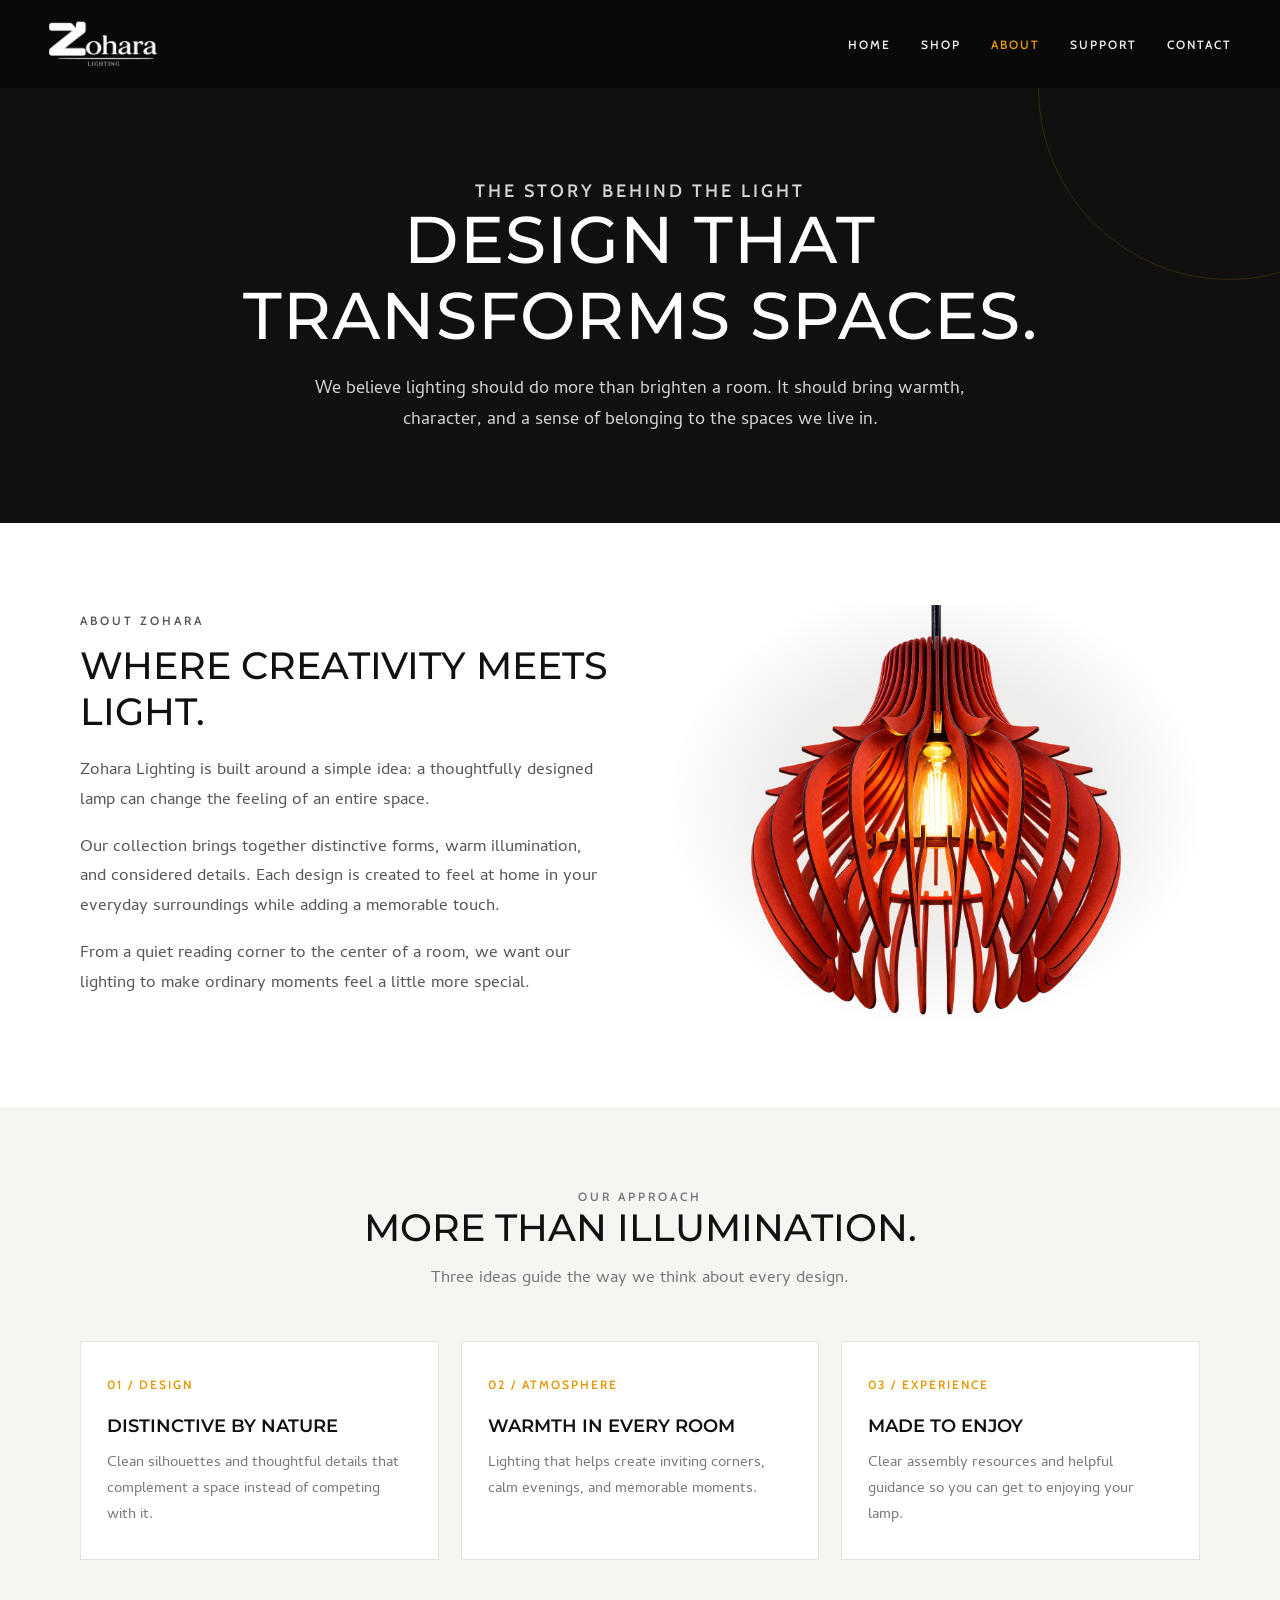
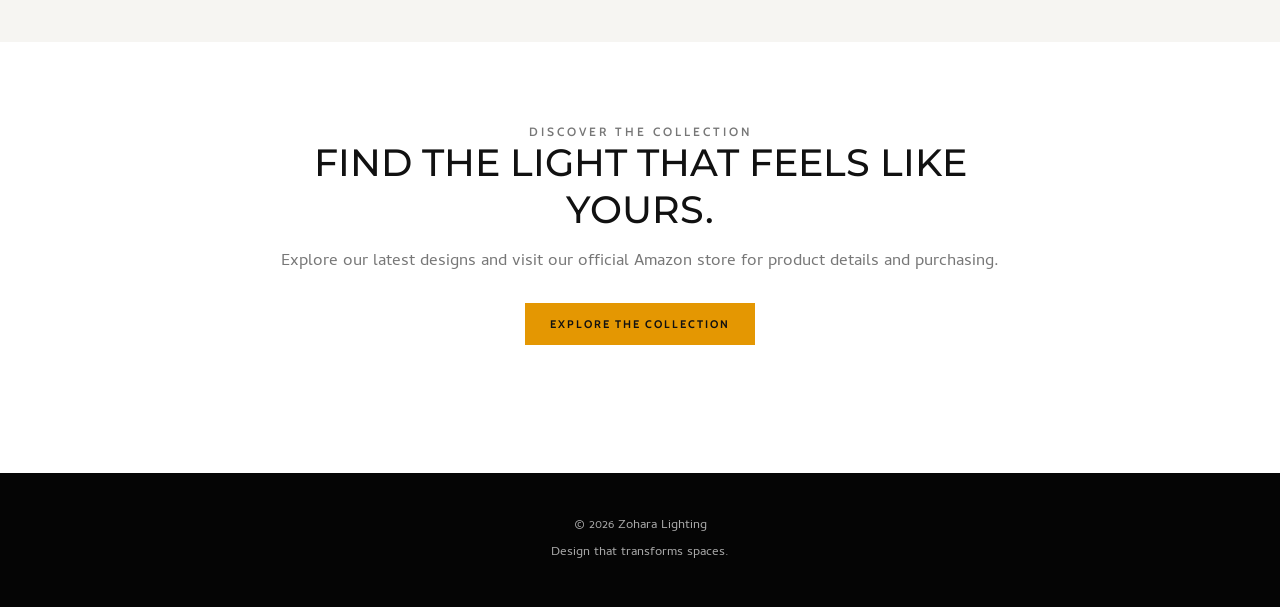
<file: about.html>
<!doctype html>
<html lang="en">
<head>
  <meta charset="utf-8"><meta name="viewport" content="width=device-width,initial-scale=1">
  <meta name="description" content="Discover the design philosophy behind Zohara Lighting.">
  <title>About | Zohara Lighting</title>
  <link rel="stylesheet" href="assets/css/pages.css">
  <link rel="icon" type="image/x-icon" href="favicon.ico">
  <link rel="icon" type="image/png" sizes="256x256" href="favicon.png">
  <link rel="apple-touch-icon" href="favicon.png">
</head>
<body>
<header class="site-header">
  <div class="header-inner">
    <a class="brand" href="index.html" aria-label="Zohara Lighting home"><img src="assets/images/logo.png" alt="Zohara Lighting"></a>
    <nav class="nav" aria-label="Main navigation">
      <a href="index.html">Home</a><a href="shop.html">Shop</a>
      <a href="about.html" aria-current="page">About</a><a href="support.html">Support</a><a href="contact.html">Contact</a>
    </nav>
  </div>
</header>
<main>
  <section class="page-hero">
    <p class="eyebrow">The story behind the light</p>
    <h1>Design that transforms spaces.</h1>
    <p>We believe lighting should do more than brighten a room. It should bring warmth, character, and a sense of belonging to the spaces we live in.</p>
  </section>
  <section class="section">
    <div class="container story-grid">
      <div class="story-copy">
        <p class="eyebrow">About Zohara</p>
        <h2>Where creativity meets light.</h2>
        <p>Zohara Lighting is built around a simple idea: a thoughtfully designed lamp can change the feeling of an entire space.</p>
        <p>Our collection brings together distinctive forms, warm illumination, and considered details. Each design is created to feel at home in your everyday surroundings while adding a memorable touch.</p>
        <p>From a quiet reading corner to the center of a room, we want our lighting to make ordinary moments feel a little more special.</p>
      </div>
      <figure class="story-art">
        <img src="assets/images/about-lamp-lifestyle.png"
             alt="Zohara wooden pendant lamp glowing warmly in a cozy living room" loading="lazy">
      </figure>
    </div>
  </section>
  <section class="section section-soft">
    <div class="container">
      <div class="section-heading">
        <p class="eyebrow">Our approach</p>
        <h2>More than illumination.</h2>
        <p>Three ideas guide the way we think about every design.</p>
      </div>
      <div class="values">
        <article class="value"><span class="value-number">01 / DESIGN</span><h3>Distinctive by nature</h3><p>Clean silhouettes and thoughtful details that complement a space instead of competing with it.</p></article>
        <article class="value"><span class="value-number">02 / ATMOSPHERE</span><h3>Warmth in every room</h3><p>Lighting that helps create inviting corners, calm evenings, and memorable moments.</p></article>
        <article class="value"><span class="value-number">03 / EXPERIENCE</span><h3>Made to enjoy</h3><p>Clear assembly resources and helpful guidance so you can get to enjoying your lamp.</p></article>
      </div>
    </div>
  </section>
  <section class="section">
    <div class="container section-heading">
      <p class="eyebrow">Discover the collection</p>
      <h2>Find the light that feels like yours.</h2>
      <p>Explore our latest designs and visit our official Amazon store for product details and purchasing.</p>
      <p style="margin-top:26px"><a class="btn" href="products.html">Explore the collection</a></p>
    </div>
  </section>
</main>
<footer class="site-footer"><p>© <span id="year"></span> Zohara Lighting</p><p>Design that transforms spaces.</p></footer>
<script>document.getElementById('year').textContent=new Date().getFullYear();</script>
</body></html>
</file>
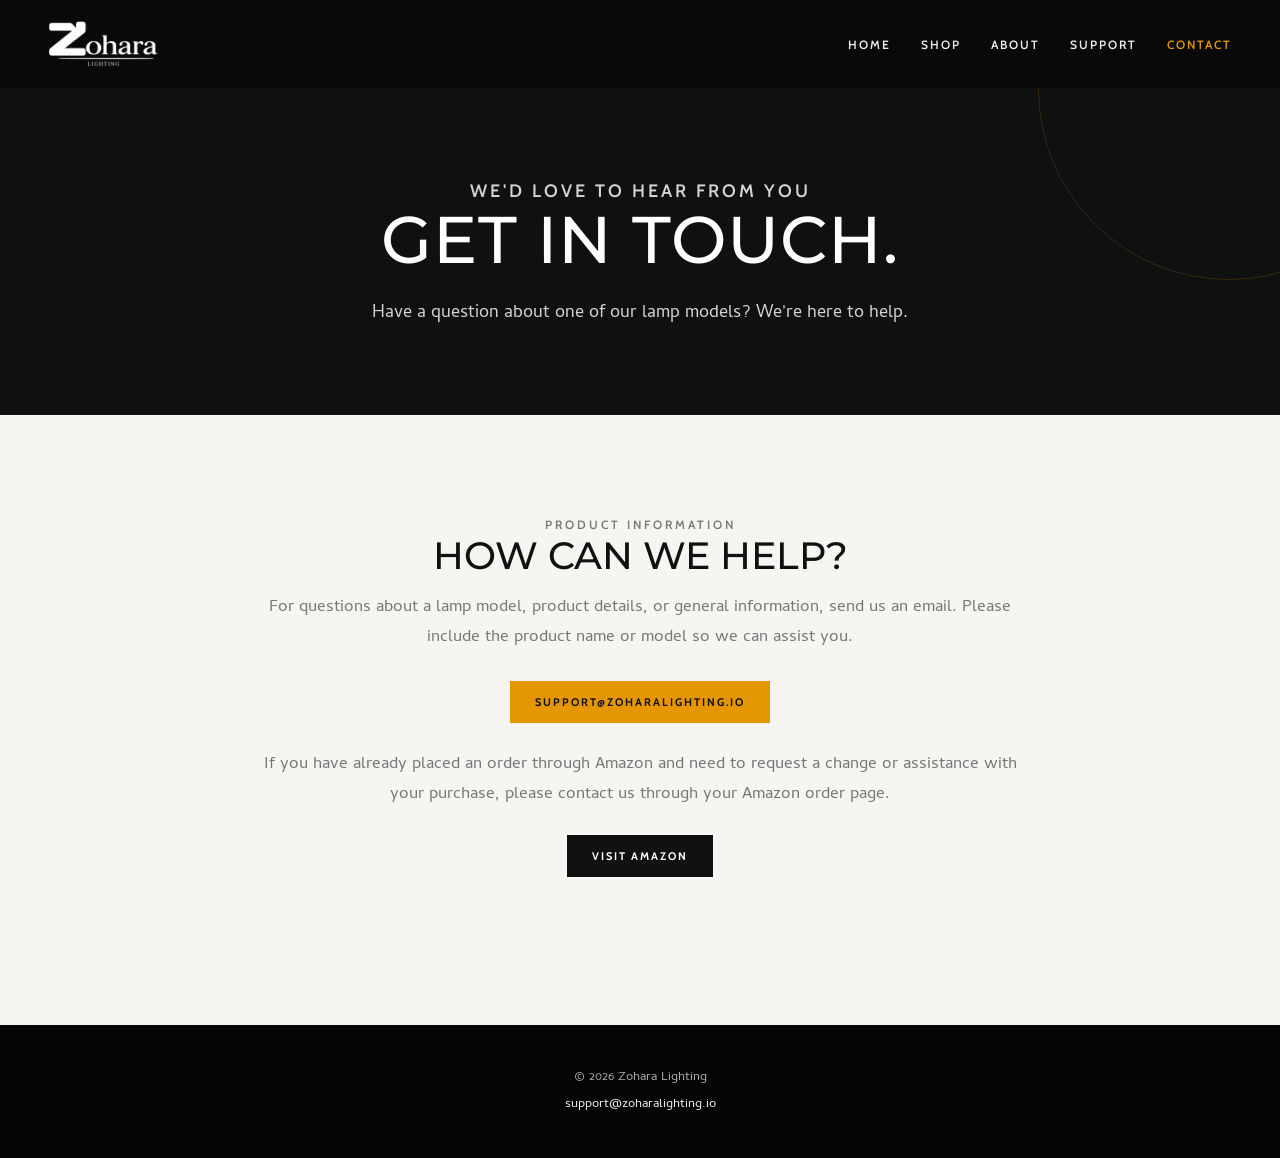
<file: contact.html>
<!doctype html>
<html lang="en">
<head>
  <meta charset="utf-8"><meta name="viewport" content="width=device-width,initial-scale=1">
  <meta name="description" content="Contact Zohara Lighting for product information and assistance.">
  <title>Contact | Zohara Lighting</title>
  <link rel="stylesheet" href="assets/css/pages.css">
  <link rel="icon" type="image/x-icon" href="favicon.ico">
  <link rel="icon" type="image/png" sizes="256x256" href="favicon.png">
  <link rel="apple-touch-icon" href="favicon.png">
</head>
<body>
<header class="site-header">
  <div class="header-inner">
    <a class="brand" href="index.html" aria-label="Zohara Lighting home"><img src="assets/images/logo.png" alt="Zohara Lighting"></a>
    <nav class="nav" aria-label="Main navigation">
      <a href="index.html">Home</a><a href="shop.html">Shop</a>
      <a href="about.html">About</a><a href="support.html">Support</a><a href="contact.html" aria-current="page">Contact</a>
    </nav>
  </div>
</header>
<main>
  <section class="page-hero">
    <p class="eyebrow">We'd love to hear from you</p>
    <h1>Get in touch.</h1>
    <p>Have a question about one of our lamp models? We're here to help.</p>
  </section>
  <section class="section section-soft">
    <div class="container section-heading contact-panel">
      <p class="eyebrow">Product information</p>
      <h2>How can we help?</h2>
      <p>For questions about a lamp model, product details, or general information, send us an email. Please include the product name or model so we can assist you.</p>
      <p class="contact-email"><a class="btn" href="mailto:support@zoharalighting.io">support@zoharalighting.io</a></p>
      <p>If you have already placed an order through Amazon and need to request a change or assistance with your purchase, please contact us through your Amazon order page.</p>
      <p><a class="btn btn-dark" href="https://www.amazon.com" target="_blank" rel="noopener noreferrer">Visit Amazon</a></p>
    </div>
  </section>
</main>
<footer class="site-footer"><p>© <span id="year"></span> Zohara Lighting</p><p><a href="mailto:support@zoharalighting.io">support@zoharalighting.io</a></p></footer>
<script>document.getElementById('year').textContent=new Date().getFullYear();</script>
</body></html>
</file>
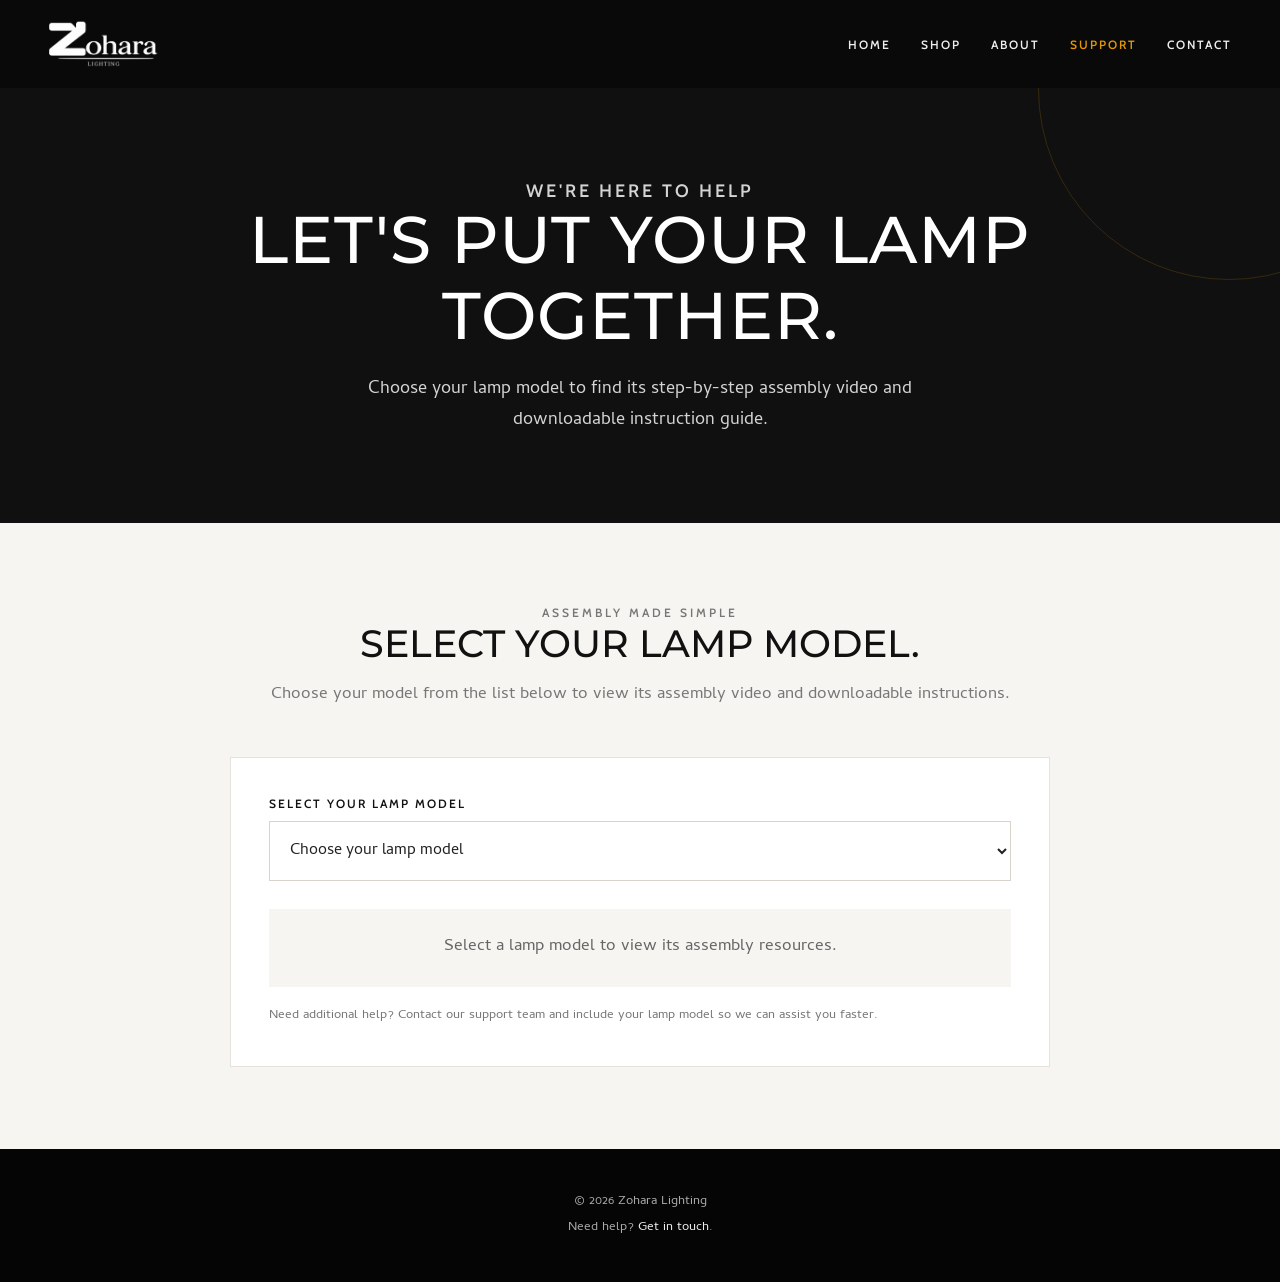
<file: support.html>
<!doctype html>
<html lang="en">
<head>
  <meta charset="utf-8"><meta name="viewport" content="width=device-width,initial-scale=1">
  <meta name="description" content="Find assembly videos and downloadable instructions for your Zohara Lighting lamp.">
  <title>Assembly Support | Zohara Lighting</title>
  <link rel="stylesheet" href="assets/css/pages.css">
  <link rel="icon" type="image/x-icon" href="favicon.ico">
  <link rel="icon" type="image/png" sizes="256x256" href="favicon.png">
  <link rel="apple-touch-icon" href="favicon.png">
</head>
<body>
<header class="site-header">
  <div class="header-inner">
    <a class="brand" href="index.html" aria-label="Zohara Lighting home"><img src="assets/images/logo.png" alt="Zohara Lighting"></a>
    <nav class="nav" aria-label="Main navigation">
      <a href="index.html">Home</a><a href="shop.html">Shop</a>
      <a href="about.html">About</a><a href="support.html" aria-current="page">Support</a><a href="contact.html">Contact</a>
    </nav>
  </div>
</header>
<main>
  <section class="page-hero">
    <p class="eyebrow">We're here to help</p>
    <h1>Let's put your lamp together.</h1>
    <p>Choose your lamp model to find its step-by-step assembly video and downloadable instruction guide.</p>
  </section>
  <section class="section section-soft">
    <div class="container">
      <div class="section-heading">
        <p class="eyebrow">Assembly made simple</p>
        <h2>Select your lamp model.</h2>
        <p>Choose your model from the list below to view its assembly video and downloadable instructions.</p>
      </div>
      <div class="support-panel">
        <label class="form-label" for="modelSelect">Select your lamp model</label>
        <select id="modelSelect"><option value="">Loading available models…</option></select>
        <div class="support-results" id="supportResults" aria-live="polite">
          <div class="support-empty">Select a lamp model to view its assembly resources.</div>
        </div>
        <p class="notice">Need additional help? Contact our support team and include your lamp model so we can assist you faster.</p>
      </div>
    </div>
  </section>
</main>
<footer class="site-footer"><p>© <span id="year"></span> Zohara Lighting</p><p>Need help? <a href="contact.html">Get in touch</a>.</p></footer>
<script src="assets/js/support.js"></script>
<script>document.getElementById('year').textContent=new Date().getFullYear();</script>
</body></html>
</file>
<file: assets/css/pages.css>
@import url('https://fonts.googleapis.com/css2?family=Montserrat:wght@400;500;600;700&family=Cambay:wght@400;500;600&family=Cabin:wght@500;600;700&display=swap');
:root{--gold:#e49702;--gold-dark:#986501;--ink:#111;--muted:#777;--paper:#f6f5f2;--white:#fff;--line:#e7e3dc}
*{box-sizing:border-box}
body{margin:0;color:var(--ink);background:var(--white);font-family:'Cambay',sans-serif;font-size:17px;line-height:1.75}
a{color:inherit}
.site-header{position:relative;z-index:2;background:#090909;color:#fff}
.header-inner{max-width:1240px;margin:auto;padding:20px 28px;display:flex;align-items:center;justify-content:space-between;gap:28px}
.brand{font-family:'Montserrat',sans-serif;font-size:19px;font-weight:600;letter-spacing:2px;text-decoration:none;color:#fff}
.brand span{color:var(--gold)}
.brand img{display:block;width:auto;height:48px;max-width:190px;object-fit:contain}
@media(max-width:760px){.brand img{height:42px}}
.nav{display:flex;gap:30px;flex-wrap:wrap}
.nav a{text-decoration:none;text-transform:uppercase;font:600 12px 'Cabin',sans-serif;letter-spacing:2px;color:#eee;transition:color .2s}
.nav a:hover,.nav a[aria-current=page]{color:var(--gold)}
.page-hero{background:#101010;color:#fff;padding:92px 24px 86px;text-align:center;position:relative;overflow:hidden}
.page-hero:after{content:"";position:absolute;width:380px;height:380px;border:1px solid rgba(228,151,2,.18);border-radius:50%;right:-140px;top:-190px}
.eyebrow{color:var(--gold);font:600 12px 'Cabin',sans-serif;letter-spacing:3px;text-transform:uppercase;margin:0 0 15px}
.page-hero h1{font:500 clamp(38px,6vw,66px)/1.15 'Montserrat',sans-serif;letter-spacing:1px;text-transform:uppercase;margin:0 auto 20px;max-width:900px}
.page-hero p{max-width:660px;margin:0 auto;color:#d4d4d4;font-size:18px}
.container{width:min(1120px,calc(100% - 48px));margin:0 auto}
.section{padding:82px 0}
.section-soft{background:var(--paper)}
.section-heading{text-align:center;max-width:760px;margin:0 auto 46px}
.section-heading h2{font:500 clamp(27px,3.5vw,38px)/1.25 'Montserrat',sans-serif;text-transform:uppercase;margin:0 0 14px}
.section-heading p{color:var(--muted);margin:0}
.story-grid{display:grid;grid-template-columns:1fr 1fr;gap:64px;align-items:center}
.story-copy h2{font:500 clamp(28px,3vw,40px)/1.2 'Montserrat',sans-serif;text-transform:uppercase;margin:0 0 22px}
.story-copy p{color:#555}
.story-art{min-height:420px;margin:0;position:relative;overflow:hidden;background:radial-gradient(ellipse at 50% 48%,rgba(228,151,2,.16) 0%,rgba(32,24,20,.08) 42%,transparent 72%);display:grid;place-items:center}
.story-art img{display:block;width:100%;height:420px;object-fit:contain;object-position:center}
.values{display:grid;grid-template-columns:repeat(3,1fr);gap:22px}
.value{padding:30px 26px;border:1px solid var(--line);background:#fff}
.value-number{color:var(--gold);font:600 12px 'Cabin',sans-serif;letter-spacing:2px}
.value h3{font:600 18px 'Montserrat',sans-serif;text-transform:uppercase;margin:13px 0}
.value p{color:var(--muted);margin:0;font-size:15px}
.support-panel{max-width:820px;margin:0 auto;background:#fff;border:1px solid var(--line);padding:38px}
.form-label{display:block;font:600 12px 'Cabin',sans-serif;text-transform:uppercase;letter-spacing:2px;margin:0 0 10px}
select,input{width:100%;padding:15px 16px;border:1px solid #d8d4cc;background:#fff;border-radius:0;font:16px 'Cambay',sans-serif;color:#222}
select:focus,input:focus{outline:2px solid rgba(228,151,2,.35);border-color:var(--gold)}
.btn{display:inline-flex;justify-content:center;align-items:center;padding:14px 25px;background:var(--gold);color:#111;text-decoration:none;border:0;cursor:pointer;font:700 11px 'Cabin',sans-serif;letter-spacing:2px;text-transform:uppercase;transition:background .2s}
.btn:hover{background:#f2b43a}
.btn-dark{background:#111;color:#fff}.btn-dark:hover{background:#333}
.support-results{margin-top:28px}
.support-empty{padding:24px;background:var(--paper);color:#666;text-align:center}
.resource-grid{display:grid;grid-template-columns:1fr 1fr;gap:18px;margin-top:24px}
.resource{border:1px solid var(--line);padding:24px}
.resource-kicker{font:600 11px 'Cabin',sans-serif;color:var(--gold-dark);letter-spacing:2px;text-transform:uppercase}
.resource h3{font:600 17px 'Montserrat',sans-serif;text-transform:uppercase;margin:8px 0}
.resource p{color:var(--muted);font-size:14px;margin:0 0 18px}
.video-frame{position:relative;width:100%;aspect-ratio:16/9;background:#111;margin-top:24px}
.video-frame iframe{position:absolute;inset:0;width:100%;height:100%;border:0}
.notice{color:#777;font-size:13px;margin:18px 0 0}
.site-footer{background:#050505;color:#eee;padding:38px 24px;text-align:center}
.site-footer p{margin:4px 0;color:#aaa;font-size:13px}
.site-footer a{color:#eee;text-decoration:none}
@media(max-width:760px){.header-inner{align-items:flex-start;flex-direction:column}.nav{gap:16px}.page-hero{padding:68px 22px}.section{padding:58px 0}.story-grid,.values,.resource-grid{grid-template-columns:1fr}.story-art{min-height:300px}.story-art img{height:300px}.support-panel{padding:24px}}

.contact-panel{max-width:780px;padding:20px 0}
.contact-panel .contact-email{margin:28px 0}
.contact-panel>p:last-child{margin-top:24px}
</file>
